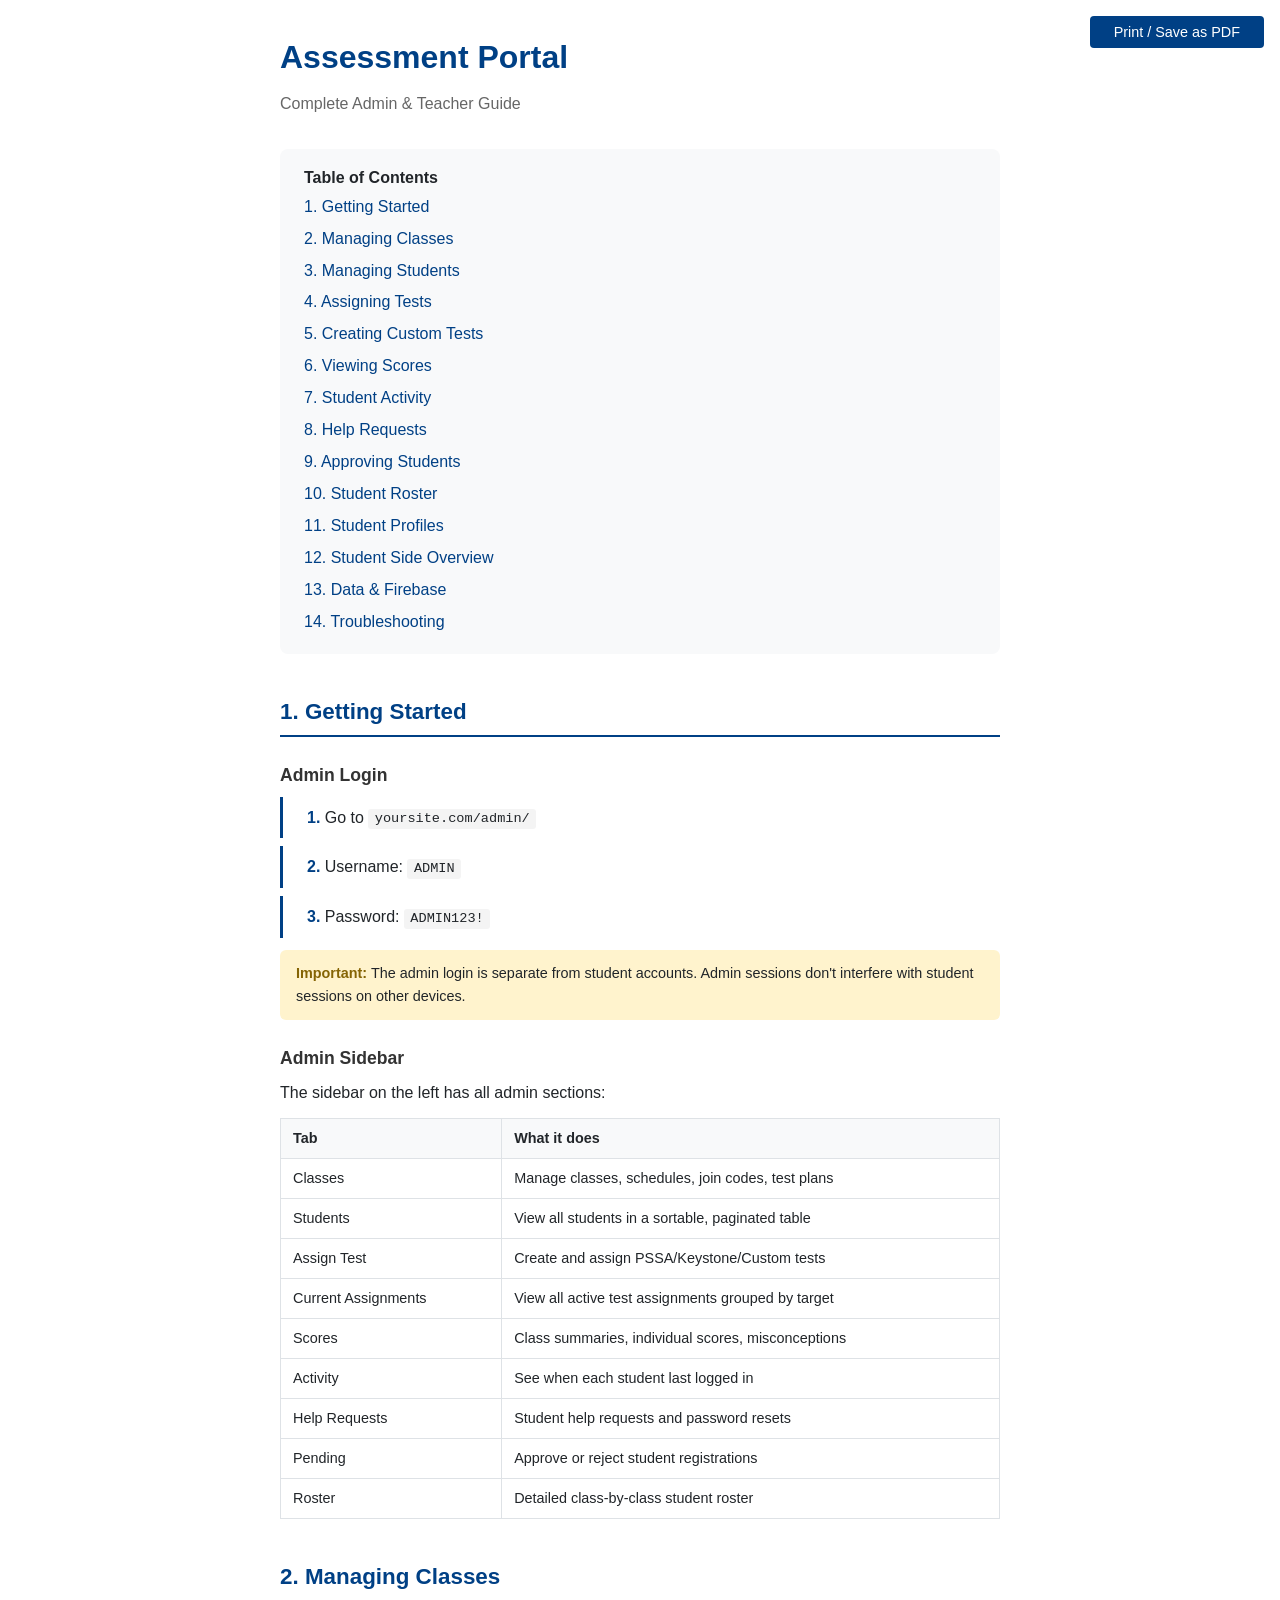
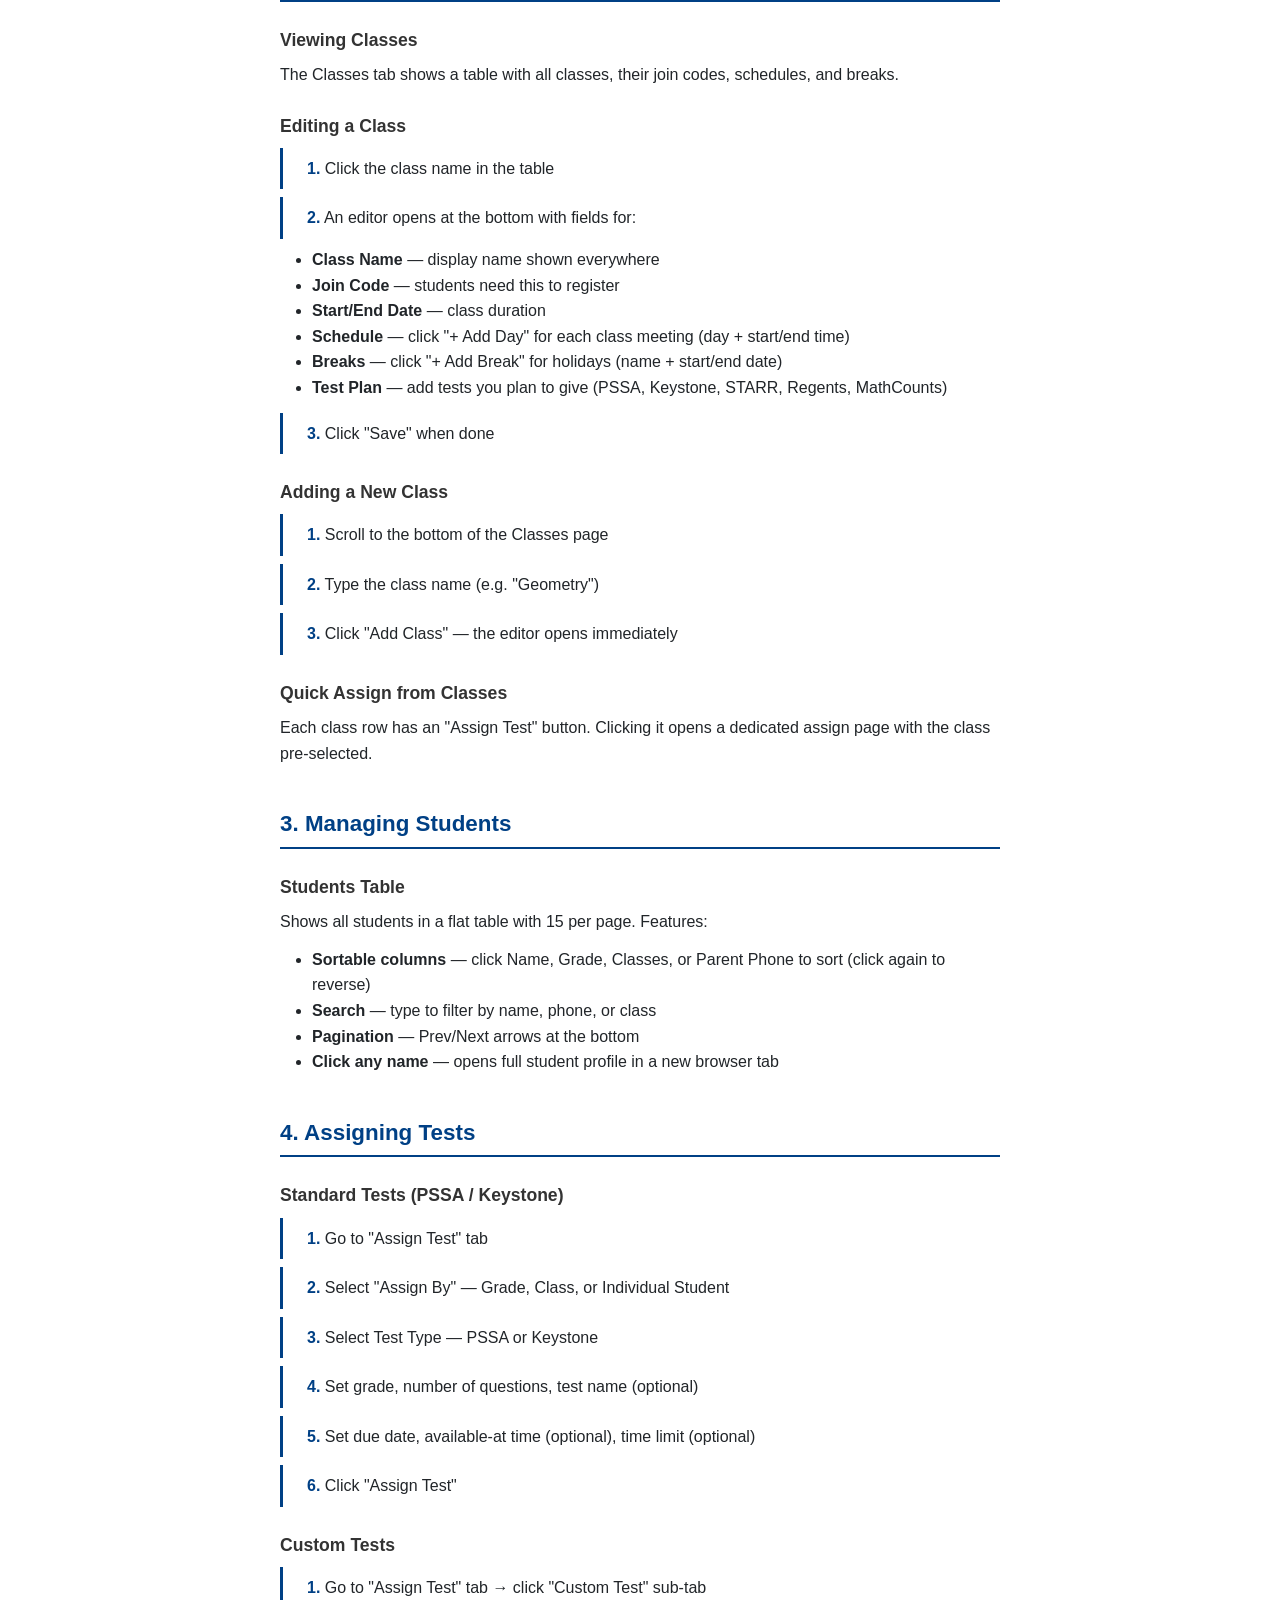
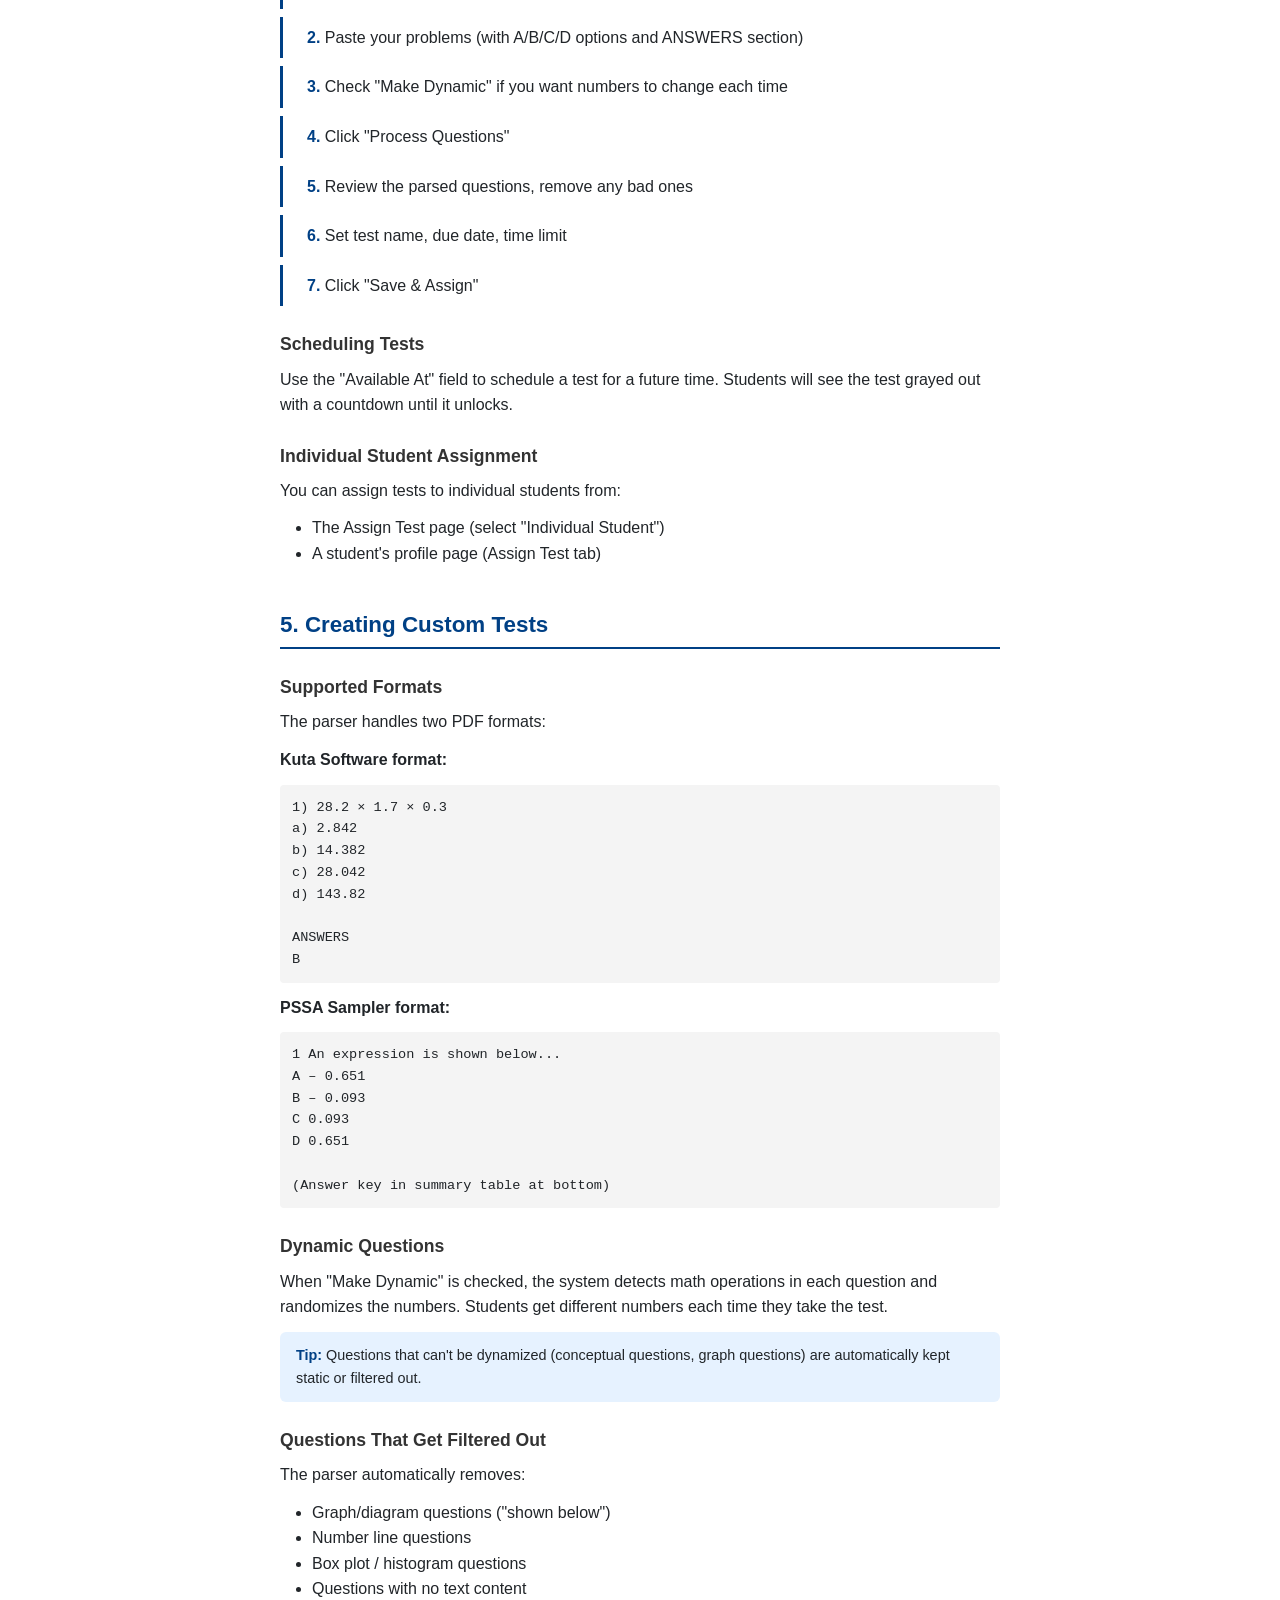
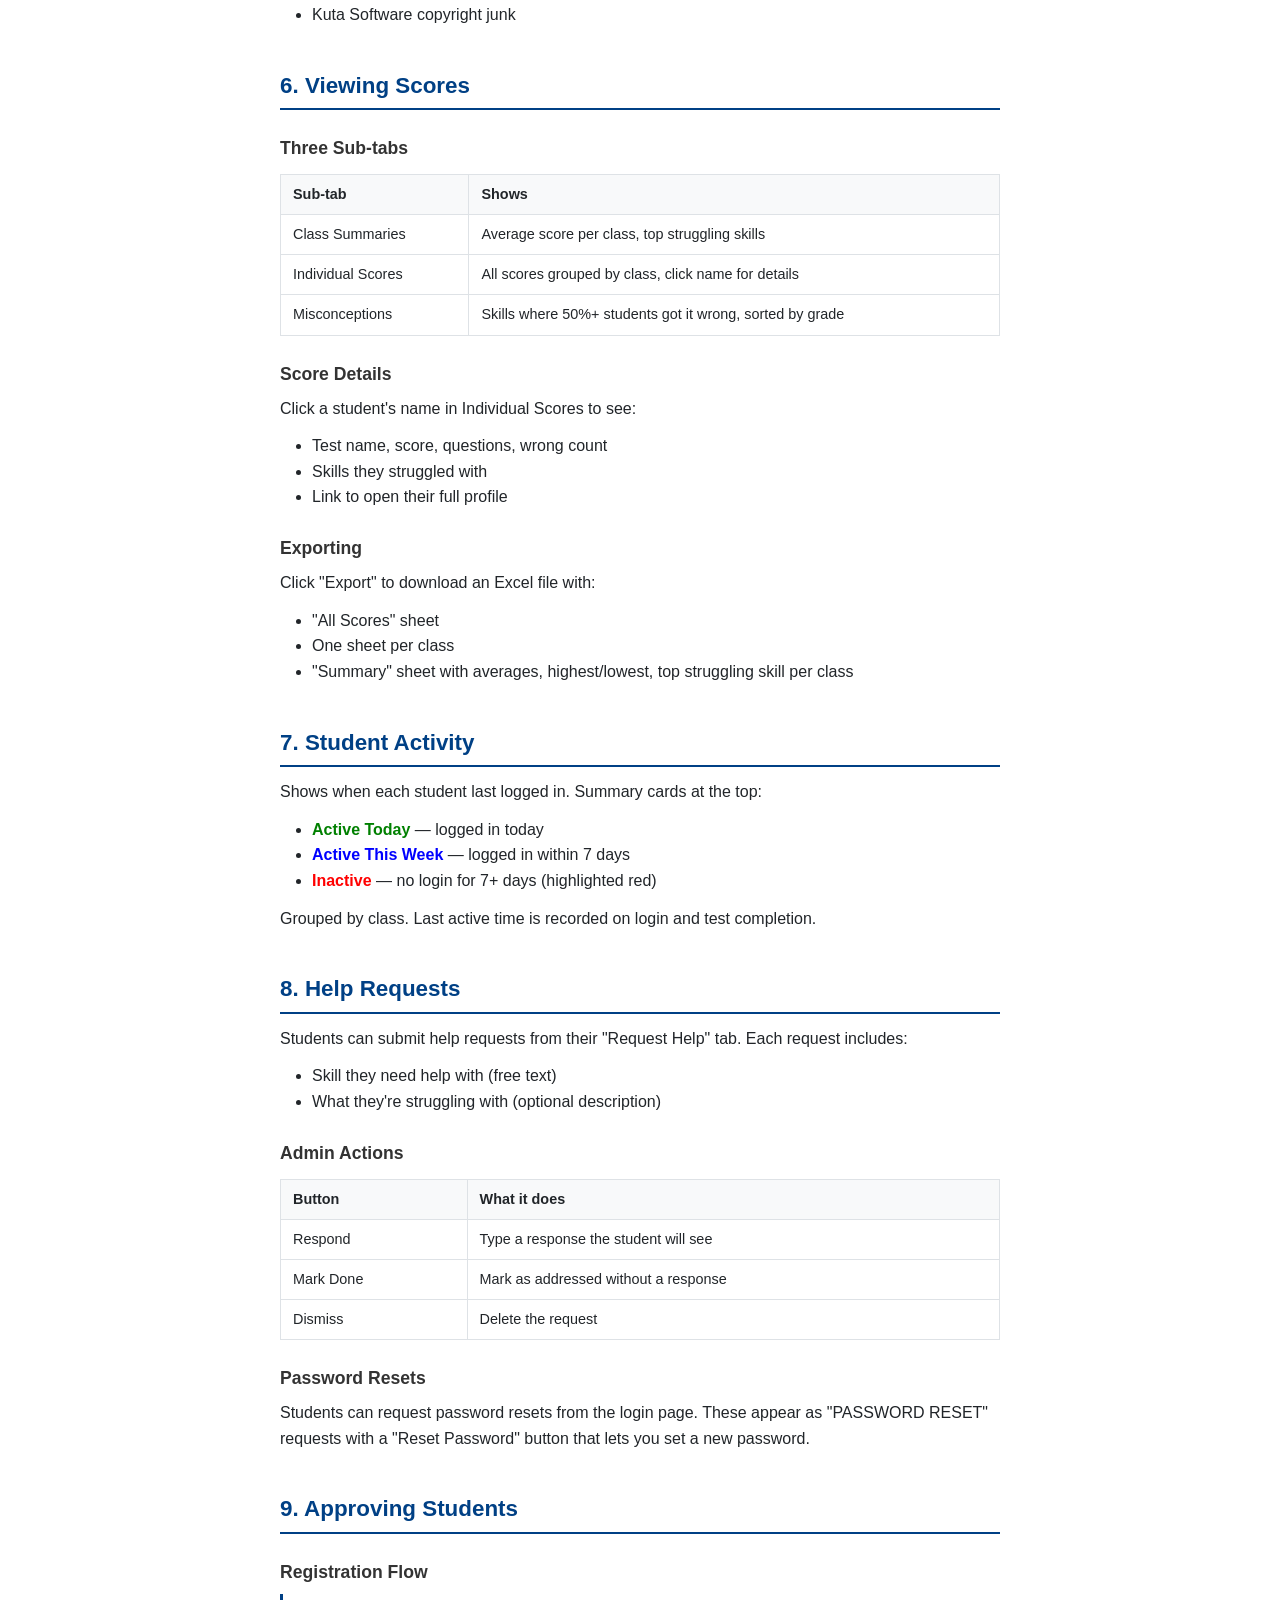
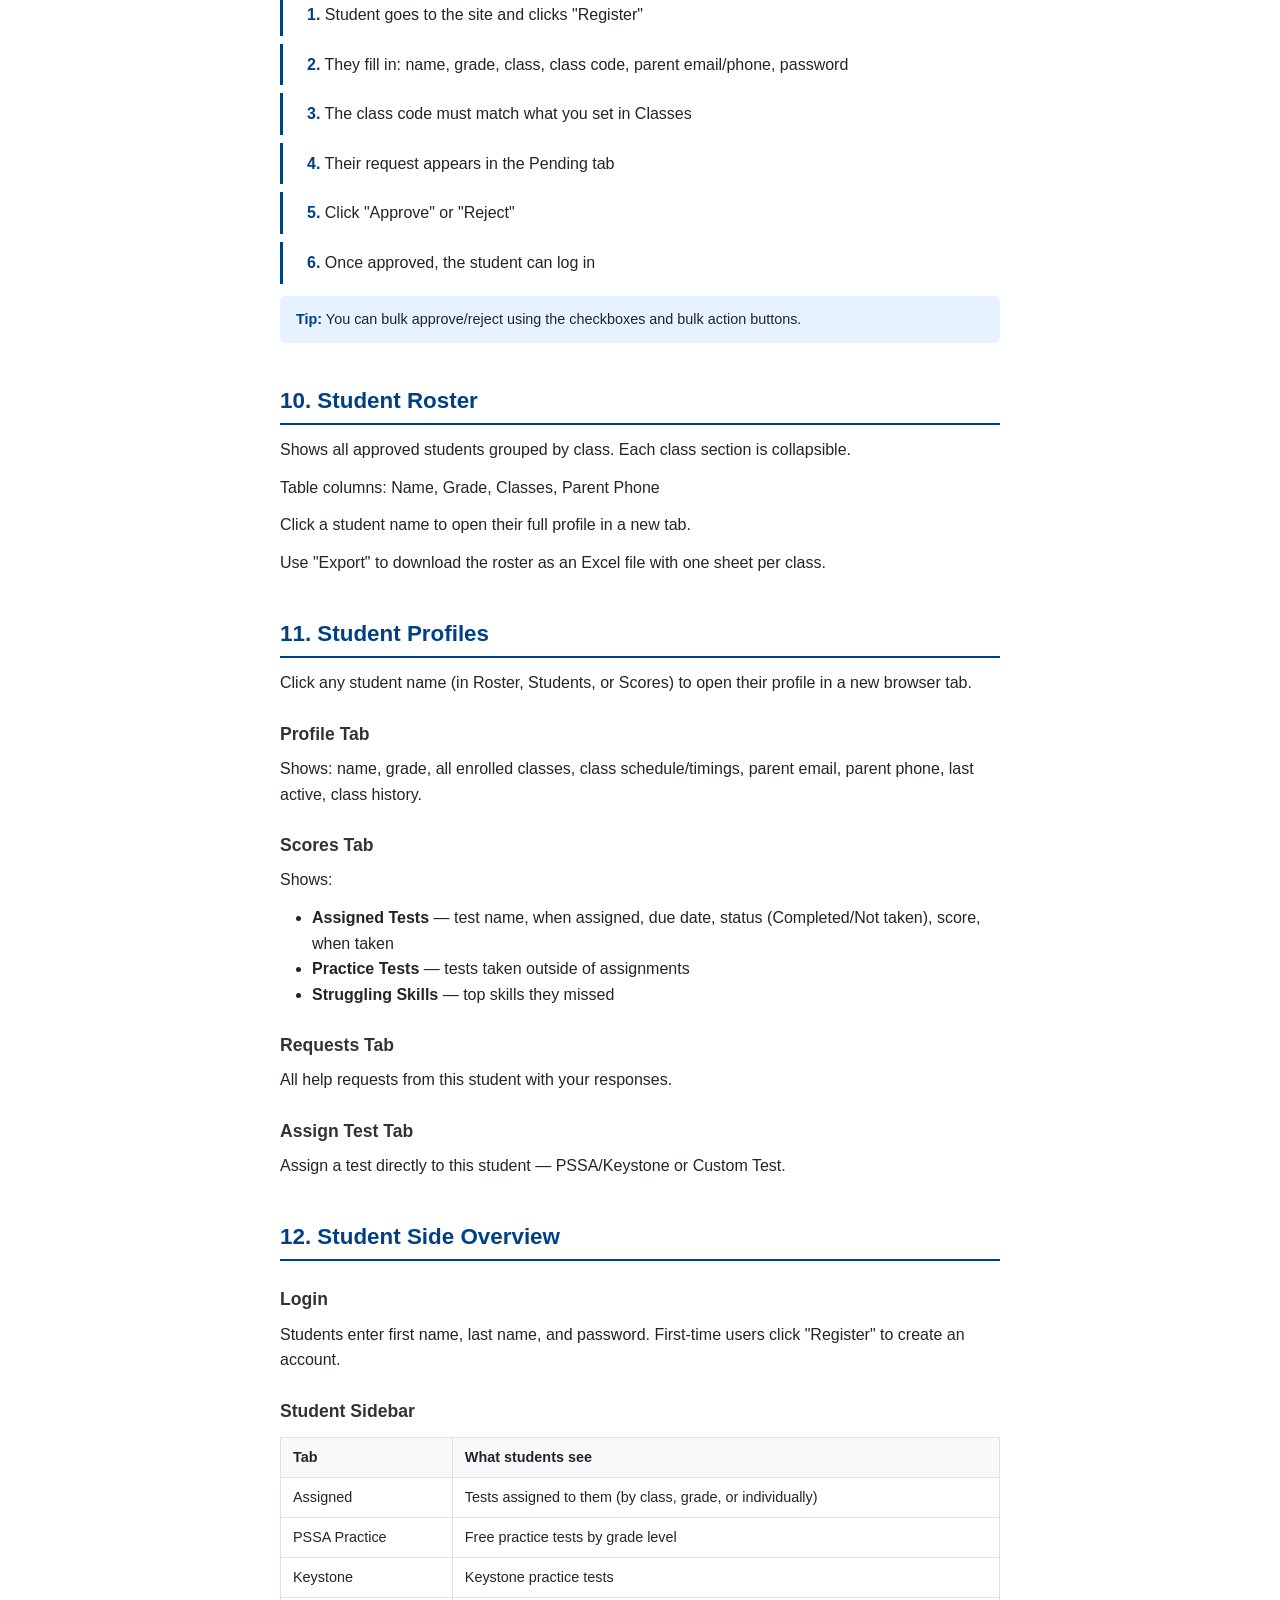
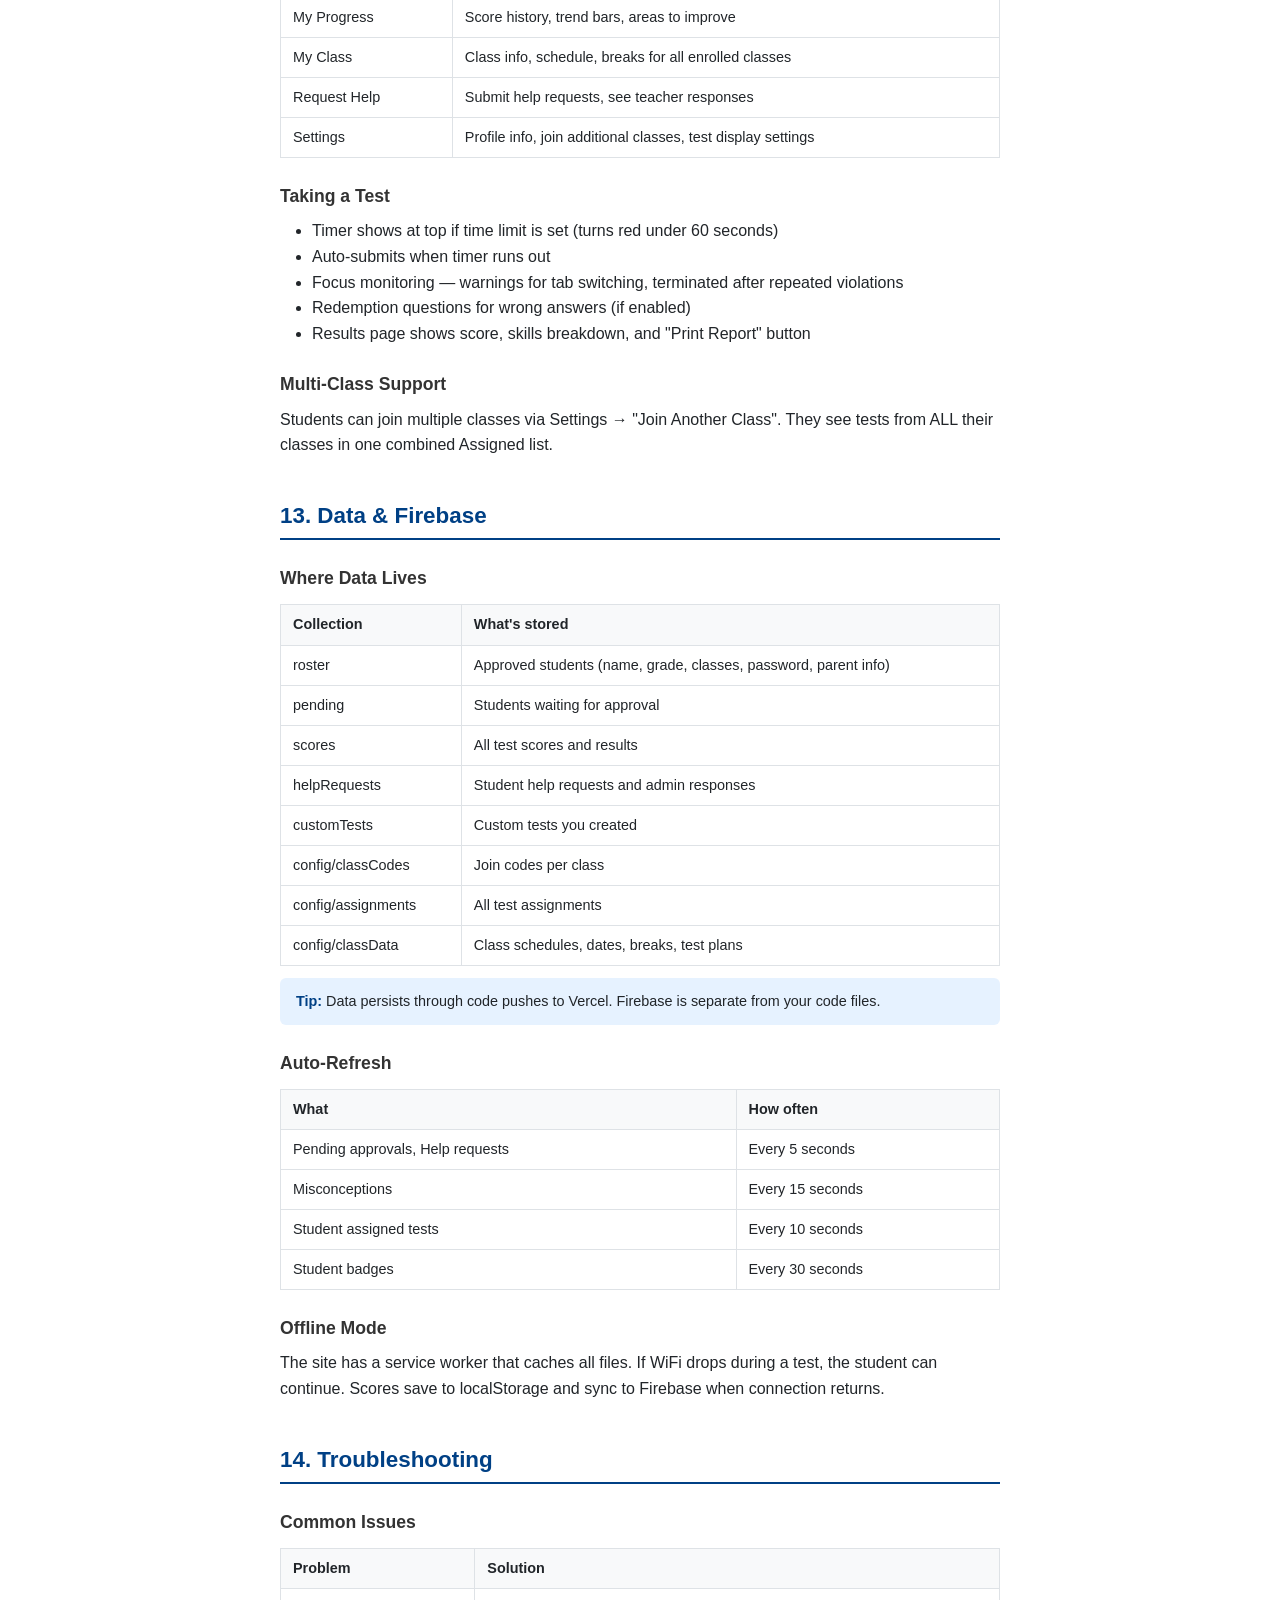
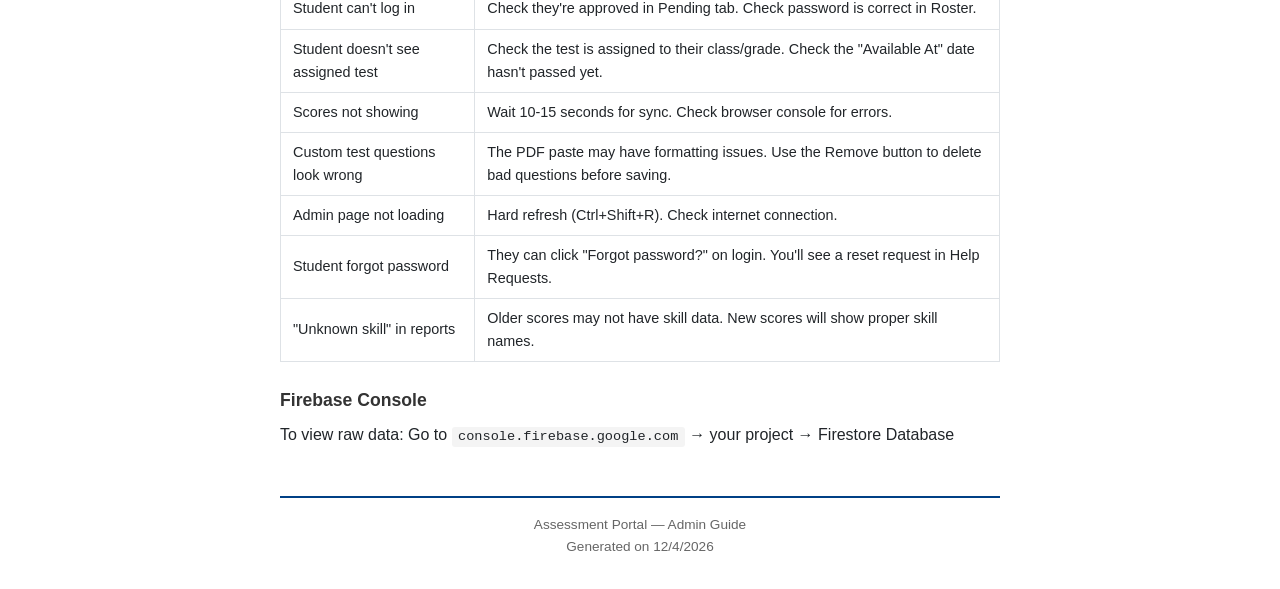
<file: admin-guide.html>
<!DOCTYPE html>
<html lang="en">
<head>
    <meta charset="UTF-8">
    <meta name="viewport" content="width=device-width, initial-scale=1.0">
    <title>Assessment Portal — Admin Guide</title>
    <style>
        * { margin: 0; padding: 0; box-sizing: border-box; }
        body { font-family: -apple-system, BlinkMacSystemFont, 'Segoe UI', sans-serif; background: #fff; color: #212529; line-height: 1.6; }
        .page { max-width: 800px; margin: 0 auto; padding: 2rem 2.5rem; }
        h1 { font-size: 2rem; color: #004085; margin-bottom: 0.5rem; }
        h2 { font-size: 1.4rem; color: #004085; margin: 2.5rem 0 0.75rem; border-bottom: 2px solid #004085; padding-bottom: 0.3rem; }
        h3 { font-size: 1.1rem; color: #333; margin: 1.5rem 0 0.5rem; }
        p { margin-bottom: 0.75rem; }
        .subtitle { font-size: 1rem; color: #666; margin-bottom: 2rem; }
        .section { margin-bottom: 1.5rem; }
        .step { padding: 0.5rem 0 0.5rem 1.5rem; border-left: 3px solid #004085; margin-bottom: 0.5rem; }
        .step-num { font-weight: 700; color: #004085; }
        .tip { background: #e6f2ff; padding: 0.75rem 1rem; border-radius: 6px; margin: 0.75rem 0; font-size: 0.9rem; }
        .tip strong { color: #004085; }
        .warn { background: #fff3cd; padding: 0.75rem 1rem; border-radius: 6px; margin: 0.75rem 0; font-size: 0.9rem; }
        .warn strong { color: #856404; }
        table { width: 100%; border-collapse: collapse; margin: 0.75rem 0; font-size: 0.9rem; }
        th, td { border: 1px solid #dee2e6; padding: 0.5rem 0.75rem; text-align: left; }
        th { background: #f8f9fa; font-weight: 600; }
        code { background: #f4f4f4; padding: 0.15rem 0.4rem; border-radius: 3px; font-size: 0.85rem; }
        .toc { background: #f8f9fa; padding: 1rem 1.5rem; border-radius: 8px; margin-bottom: 2rem; }
        .toc a { color: #004085; text-decoration: none; display: block; padding: 0.2rem 0; }
        .toc a:hover { text-decoration: underline; }
        @media print {
            .page { padding: 1rem; }
            h2 { page-break-before: always; }
            h2:first-of-type { page-break-before: avoid; }
            .tip, .warn { break-inside: avoid; }
        }
        .print-btn { position: fixed; top: 1rem; right: 1rem; padding: 0.5rem 1.5rem; background: #004085; color: #fff; border: none; border-radius: 4px; cursor: pointer; font-size: 0.9rem; z-index: 100; }
        .print-btn:hover { background: #002752; }
        @media print { .print-btn { display: none; } }
    </style>
</head>
<body>
    <button class="print-btn" onclick="window.print()">Print / Save as PDF</button>
    <div class="page">

        <h1>Assessment Portal</h1>
        <p class="subtitle">Complete Admin & Teacher Guide</p>

        <div class="toc">
            <strong>Table of Contents</strong>
            <a href="#getting-started">1. Getting Started</a>
            <a href="#classes">2. Managing Classes</a>
            <a href="#students">3. Managing Students</a>
            <a href="#assigning">4. Assigning Tests</a>
            <a href="#custom-tests">5. Creating Custom Tests</a>
            <a href="#scores">6. Viewing Scores</a>
            <a href="#activity">7. Student Activity</a>
            <a href="#help-requests">8. Help Requests</a>
            <a href="#pending">9. Approving Students</a>
            <a href="#roster">10. Student Roster</a>
            <a href="#student-profiles">11. Student Profiles</a>
            <a href="#student-side">12. Student Side Overview</a>
            <a href="#firebase">13. Data & Firebase</a>
            <a href="#troubleshooting">14. Troubleshooting</a>
        </div>

        <!-- 1. GETTING STARTED -->
        <h2 id="getting-started">1. Getting Started</h2>

        <h3>Admin Login</h3>
        <div class="step"><span class="step-num">1.</span> Go to <code>yoursite.com/admin/</code></div>
        <div class="step"><span class="step-num">2.</span> Username: <code>ADMIN</code></div>
        <div class="step"><span class="step-num">3.</span> Password: <code>ADMIN123!</code></div>

        <div class="warn"><strong>Important:</strong> The admin login is separate from student accounts. Admin sessions don't interfere with student sessions on other devices.</div>

        <h3>Admin Sidebar</h3>
        <p>The sidebar on the left has all admin sections:</p>
        <table>
            <tr><th>Tab</th><th>What it does</th></tr>
            <tr><td>Classes</td><td>Manage classes, schedules, join codes, test plans</td></tr>
            <tr><td>Students</td><td>View all students in a sortable, paginated table</td></tr>
            <tr><td>Assign Test</td><td>Create and assign PSSA/Keystone/Custom tests</td></tr>
            <tr><td>Current Assignments</td><td>View all active test assignments grouped by target</td></tr>
            <tr><td>Scores</td><td>Class summaries, individual scores, misconceptions</td></tr>
            <tr><td>Activity</td><td>See when each student last logged in</td></tr>
            <tr><td>Help Requests</td><td>Student help requests and password resets</td></tr>
            <tr><td>Pending</td><td>Approve or reject student registrations</td></tr>
            <tr><td>Roster</td><td>Detailed class-by-class student roster</td></tr>
        </table>

        <!-- 2. CLASSES -->
        <h2 id="classes">2. Managing Classes</h2>

        <h3>Viewing Classes</h3>
        <p>The Classes tab shows a table with all classes, their join codes, schedules, and breaks.</p>

        <h3>Editing a Class</h3>
        <div class="step"><span class="step-num">1.</span> Click the class name in the table</div>
        <div class="step"><span class="step-num">2.</span> An editor opens at the bottom with fields for:</div>
        <ul style="margin-left:2rem;margin-bottom:0.75rem;">
            <li><strong>Class Name</strong> — display name shown everywhere</li>
            <li><strong>Join Code</strong> — students need this to register</li>
            <li><strong>Start/End Date</strong> — class duration</li>
            <li><strong>Schedule</strong> — click "+ Add Day" for each class meeting (day + start/end time)</li>
            <li><strong>Breaks</strong> — click "+ Add Break" for holidays (name + start/end date)</li>
            <li><strong>Test Plan</strong> — add tests you plan to give (PSSA, Keystone, STARR, Regents, MathCounts)</li>
        </ul>
        <div class="step"><span class="step-num">3.</span> Click "Save" when done</div>

        <h3>Adding a New Class</h3>
        <div class="step"><span class="step-num">1.</span> Scroll to the bottom of the Classes page</div>
        <div class="step"><span class="step-num">2.</span> Type the class name (e.g. "Geometry")</div>
        <div class="step"><span class="step-num">3.</span> Click "Add Class" — the editor opens immediately</div>

        <h3>Quick Assign from Classes</h3>
        <p>Each class row has an "Assign Test" button. Clicking it opens a dedicated assign page with the class pre-selected.</p>

        <!-- 3. STUDENTS -->
        <h2 id="students">3. Managing Students</h2>

        <h3>Students Table</h3>
        <p>Shows all students in a flat table with 15 per page. Features:</p>
        <ul style="margin-left:2rem;margin-bottom:0.75rem;">
            <li><strong>Sortable columns</strong> — click Name, Grade, Classes, or Parent Phone to sort (click again to reverse)</li>
            <li><strong>Search</strong> — type to filter by name, phone, or class</li>
            <li><strong>Pagination</strong> — Prev/Next arrows at the bottom</li>
            <li><strong>Click any name</strong> — opens full student profile in a new browser tab</li>
        </ul>

        <!-- 4. ASSIGNING TESTS -->
        <h2 id="assigning">4. Assigning Tests</h2>

        <h3>Standard Tests (PSSA / Keystone)</h3>
        <div class="step"><span class="step-num">1.</span> Go to "Assign Test" tab</div>
        <div class="step"><span class="step-num">2.</span> Select "Assign By" — Grade, Class, or Individual Student</div>
        <div class="step"><span class="step-num">3.</span> Select Test Type — PSSA or Keystone</div>
        <div class="step"><span class="step-num">4.</span> Set grade, number of questions, test name (optional)</div>
        <div class="step"><span class="step-num">5.</span> Set due date, available-at time (optional), time limit (optional)</div>
        <div class="step"><span class="step-num">6.</span> Click "Assign Test"</div>

        <h3>Custom Tests</h3>
        <div class="step"><span class="step-num">1.</span> Go to "Assign Test" tab → click "Custom Test" sub-tab</div>
        <div class="step"><span class="step-num">2.</span> Paste your problems (with A/B/C/D options and ANSWERS section)</div>
        <div class="step"><span class="step-num">3.</span> Check "Make Dynamic" if you want numbers to change each time</div>
        <div class="step"><span class="step-num">4.</span> Click "Process Questions"</div>
        <div class="step"><span class="step-num">5.</span> Review the parsed questions, remove any bad ones</div>
        <div class="step"><span class="step-num">6.</span> Set test name, due date, time limit</div>
        <div class="step"><span class="step-num">7.</span> Click "Save & Assign"</div>

        <h3>Scheduling Tests</h3>
        <p>Use the "Available At" field to schedule a test for a future time. Students will see the test grayed out with a countdown until it unlocks.</p>

        <h3>Individual Student Assignment</h3>
        <p>You can assign tests to individual students from:</p>
        <ul style="margin-left:2rem;margin-bottom:0.75rem;">
            <li>The Assign Test page (select "Individual Student")</li>
            <li>A student's profile page (Assign Test tab)</li>
        </ul>

        <!-- 5. CUSTOM TESTS -->
        <h2 id="custom-tests">5. Creating Custom Tests</h2>

        <h3>Supported Formats</h3>
        <p>The parser handles two PDF formats:</p>

        <p><strong>Kuta Software format:</strong></p>
        <pre style="background:#f4f4f4;padding:0.75rem;border-radius:4px;font-size:0.85rem;margin-bottom:0.75rem;">1) 28.2 × 1.7 × 0.3
a) 2.842
b) 14.382
c) 28.042
d) 143.82

ANSWERS
B</pre>

        <p><strong>PSSA Sampler format:</strong></p>
        <pre style="background:#f4f4f4;padding:0.75rem;border-radius:4px;font-size:0.85rem;margin-bottom:0.75rem;">1 An expression is shown below...
A – 0.651
B – 0.093
C 0.093
D 0.651

(Answer key in summary table at bottom)</pre>

        <h3>Dynamic Questions</h3>
        <p>When "Make Dynamic" is checked, the system detects math operations in each question and randomizes the numbers. Students get different numbers each time they take the test.</p>

        <div class="tip"><strong>Tip:</strong> Questions that can't be dynamized (conceptual questions, graph questions) are automatically kept static or filtered out.</div>

        <h3>Questions That Get Filtered Out</h3>
        <p>The parser automatically removes:</p>
        <ul style="margin-left:2rem;margin-bottom:0.75rem;">
            <li>Graph/diagram questions ("shown below")</li>
            <li>Number line questions</li>
            <li>Box plot / histogram questions</li>
            <li>Questions with no text content</li>
            <li>Kuta Software copyright junk</li>
        </ul>

        <!-- 6. SCORES -->
        <h2 id="scores">6. Viewing Scores</h2>

        <h3>Three Sub-tabs</h3>
        <table>
            <tr><th>Sub-tab</th><th>Shows</th></tr>
            <tr><td>Class Summaries</td><td>Average score per class, top struggling skills</td></tr>
            <tr><td>Individual Scores</td><td>All scores grouped by class, click name for details</td></tr>
            <tr><td>Misconceptions</td><td>Skills where 50%+ students got it wrong, sorted by grade</td></tr>
        </table>

        <h3>Score Details</h3>
        <p>Click a student's name in Individual Scores to see:</p>
        <ul style="margin-left:2rem;margin-bottom:0.75rem;">
            <li>Test name, score, questions, wrong count</li>
            <li>Skills they struggled with</li>
            <li>Link to open their full profile</li>
        </ul>

        <h3>Exporting</h3>
        <p>Click "Export" to download an Excel file with:</p>
        <ul style="margin-left:2rem;margin-bottom:0.75rem;">
            <li>"All Scores" sheet</li>
            <li>One sheet per class</li>
            <li>"Summary" sheet with averages, highest/lowest, top struggling skill per class</li>
        </ul>

        <!-- 7. ACTIVITY -->
        <h2 id="activity">7. Student Activity</h2>
        <p>Shows when each student last logged in. Summary cards at the top:</p>
        <ul style="margin-left:2rem;margin-bottom:0.75rem;">
            <li><strong style="color:green;">Active Today</strong> — logged in today</li>
            <li><strong style="color:blue;">Active This Week</strong> — logged in within 7 days</li>
            <li><strong style="color:red;">Inactive</strong> — no login for 7+ days (highlighted red)</li>
        </ul>
        <p>Grouped by class. Last active time is recorded on login and test completion.</p>

        <!-- 8. HELP REQUESTS -->
        <h2 id="help-requests">8. Help Requests</h2>
        <p>Students can submit help requests from their "Request Help" tab. Each request includes:</p>
        <ul style="margin-left:2rem;margin-bottom:0.75rem;">
            <li>Skill they need help with (free text)</li>
            <li>What they're struggling with (optional description)</li>
        </ul>

        <h3>Admin Actions</h3>
        <table>
            <tr><th>Button</th><th>What it does</th></tr>
            <tr><td>Respond</td><td>Type a response the student will see</td></tr>
            <tr><td>Mark Done</td><td>Mark as addressed without a response</td></tr>
            <tr><td>Dismiss</td><td>Delete the request</td></tr>
        </table>

        <h3>Password Resets</h3>
        <p>Students can request password resets from the login page. These appear as "PASSWORD RESET" requests with a "Reset Password" button that lets you set a new password.</p>

        <!-- 9. PENDING -->
        <h2 id="pending">9. Approving Students</h2>
        <h3>Registration Flow</h3>
        <div class="step"><span class="step-num">1.</span> Student goes to the site and clicks "Register"</div>
        <div class="step"><span class="step-num">2.</span> They fill in: name, grade, class, class code, parent email/phone, password</div>
        <div class="step"><span class="step-num">3.</span> The class code must match what you set in Classes</div>
        <div class="step"><span class="step-num">4.</span> Their request appears in the Pending tab</div>
        <div class="step"><span class="step-num">5.</span> Click "Approve" or "Reject"</div>
        <div class="step"><span class="step-num">6.</span> Once approved, the student can log in</div>

        <div class="tip"><strong>Tip:</strong> You can bulk approve/reject using the checkboxes and bulk action buttons.</div>

        <!-- 10. ROSTER -->
        <h2 id="roster">10. Student Roster</h2>
        <p>Shows all approved students grouped by class. Each class section is collapsible.</p>
        <p>Table columns: Name, Grade, Classes, Parent Phone</p>
        <p>Click a student name to open their full profile in a new tab.</p>
        <p>Use "Export" to download the roster as an Excel file with one sheet per class.</p>

        <!-- 11. STUDENT PROFILES -->
        <h2 id="student-profiles">11. Student Profiles</h2>
        <p>Click any student name (in Roster, Students, or Scores) to open their profile in a new browser tab.</p>

        <h3>Profile Tab</h3>
        <p>Shows: name, grade, all enrolled classes, class schedule/timings, parent email, parent phone, last active, class history.</p>

        <h3>Scores Tab</h3>
        <p>Shows:</p>
        <ul style="margin-left:2rem;margin-bottom:0.75rem;">
            <li><strong>Assigned Tests</strong> — test name, when assigned, due date, status (Completed/Not taken), score, when taken</li>
            <li><strong>Practice Tests</strong> — tests taken outside of assignments</li>
            <li><strong>Struggling Skills</strong> — top skills they missed</li>
        </ul>

        <h3>Requests Tab</h3>
        <p>All help requests from this student with your responses.</p>

        <h3>Assign Test Tab</h3>
        <p>Assign a test directly to this student — PSSA/Keystone or Custom Test.</p>

        <!-- 12. STUDENT SIDE -->
        <h2 id="student-side">12. Student Side Overview</h2>

        <h3>Login</h3>
        <p>Students enter first name, last name, and password. First-time users click "Register" to create an account.</p>

        <h3>Student Sidebar</h3>
        <table>
            <tr><th>Tab</th><th>What students see</th></tr>
            <tr><td>Assigned</td><td>Tests assigned to them (by class, grade, or individually)</td></tr>
            <tr><td>PSSA Practice</td><td>Free practice tests by grade level</td></tr>
            <tr><td>Keystone</td><td>Keystone practice tests</td></tr>
            <tr><td>My Progress</td><td>Score history, trend bars, areas to improve</td></tr>
            <tr><td>My Class</td><td>Class info, schedule, breaks for all enrolled classes</td></tr>
            <tr><td>Request Help</td><td>Submit help requests, see teacher responses</td></tr>
            <tr><td>Settings</td><td>Profile info, join additional classes, test display settings</td></tr>
        </table>

        <h3>Taking a Test</h3>
        <ul style="margin-left:2rem;margin-bottom:0.75rem;">
            <li>Timer shows at top if time limit is set (turns red under 60 seconds)</li>
            <li>Auto-submits when timer runs out</li>
            <li>Focus monitoring — warnings for tab switching, terminated after repeated violations</li>
            <li>Redemption questions for wrong answers (if enabled)</li>
            <li>Results page shows score, skills breakdown, and "Print Report" button</li>
        </ul>

        <h3>Multi-Class Support</h3>
        <p>Students can join multiple classes via Settings → "Join Another Class". They see tests from ALL their classes in one combined Assigned list.</p>

        <!-- 13. FIREBASE -->
        <h2 id="firebase">13. Data & Firebase</h2>

        <h3>Where Data Lives</h3>
        <table>
            <tr><th>Collection</th><th>What's stored</th></tr>
            <tr><td>roster</td><td>Approved students (name, grade, classes, password, parent info)</td></tr>
            <tr><td>pending</td><td>Students waiting for approval</td></tr>
            <tr><td>scores</td><td>All test scores and results</td></tr>
            <tr><td>helpRequests</td><td>Student help requests and admin responses</td></tr>
            <tr><td>customTests</td><td>Custom tests you created</td></tr>
            <tr><td>config/classCodes</td><td>Join codes per class</td></tr>
            <tr><td>config/assignments</td><td>All test assignments</td></tr>
            <tr><td>config/classData</td><td>Class schedules, dates, breaks, test plans</td></tr>
        </table>

        <div class="tip"><strong>Tip:</strong> Data persists through code pushes to Vercel. Firebase is separate from your code files.</div>

        <h3>Auto-Refresh</h3>
        <table>
            <tr><th>What</th><th>How often</th></tr>
            <tr><td>Pending approvals, Help requests</td><td>Every 5 seconds</td></tr>
            <tr><td>Misconceptions</td><td>Every 15 seconds</td></tr>
            <tr><td>Student assigned tests</td><td>Every 10 seconds</td></tr>
            <tr><td>Student badges</td><td>Every 30 seconds</td></tr>
        </table>

        <h3>Offline Mode</h3>
        <p>The site has a service worker that caches all files. If WiFi drops during a test, the student can continue. Scores save to localStorage and sync to Firebase when connection returns.</p>

        <!-- 14. TROUBLESHOOTING -->
        <h2 id="troubleshooting">14. Troubleshooting</h2>

        <h3>Common Issues</h3>
        <table>
            <tr><th>Problem</th><th>Solution</th></tr>
            <tr><td>Student can't log in</td><td>Check they're approved in Pending tab. Check password is correct in Roster.</td></tr>
            <tr><td>Student doesn't see assigned test</td><td>Check the test is assigned to their class/grade. Check the "Available At" date hasn't passed yet.</td></tr>
            <tr><td>Scores not showing</td><td>Wait 10-15 seconds for sync. Check browser console for errors.</td></tr>
            <tr><td>Custom test questions look wrong</td><td>The PDF paste may have formatting issues. Use the Remove button to delete bad questions before saving.</td></tr>
            <tr><td>Admin page not loading</td><td>Hard refresh (Ctrl+Shift+R). Check internet connection.</td></tr>
            <tr><td>Student forgot password</td><td>They can click "Forgot password?" on login. You'll see a reset request in Help Requests.</td></tr>
            <tr><td>"Unknown skill" in reports</td><td>Older scores may not have skill data. New scores will show proper skill names.</td></tr>
        </table>

        <h3>Firebase Console</h3>
        <p>To view raw data: Go to <code>console.firebase.google.com</code> → your project → Firestore Database</p>

        <div style="margin-top:3rem;padding-top:1rem;border-top:2px solid #004085;text-align:center;color:#666;font-size:0.85rem;">
            Assessment Portal — Admin Guide<br>
            Generated on <script>document.write(new Date().toLocaleDateString())</script>
        </div>

    </div>
</body>
</html>
</file>
